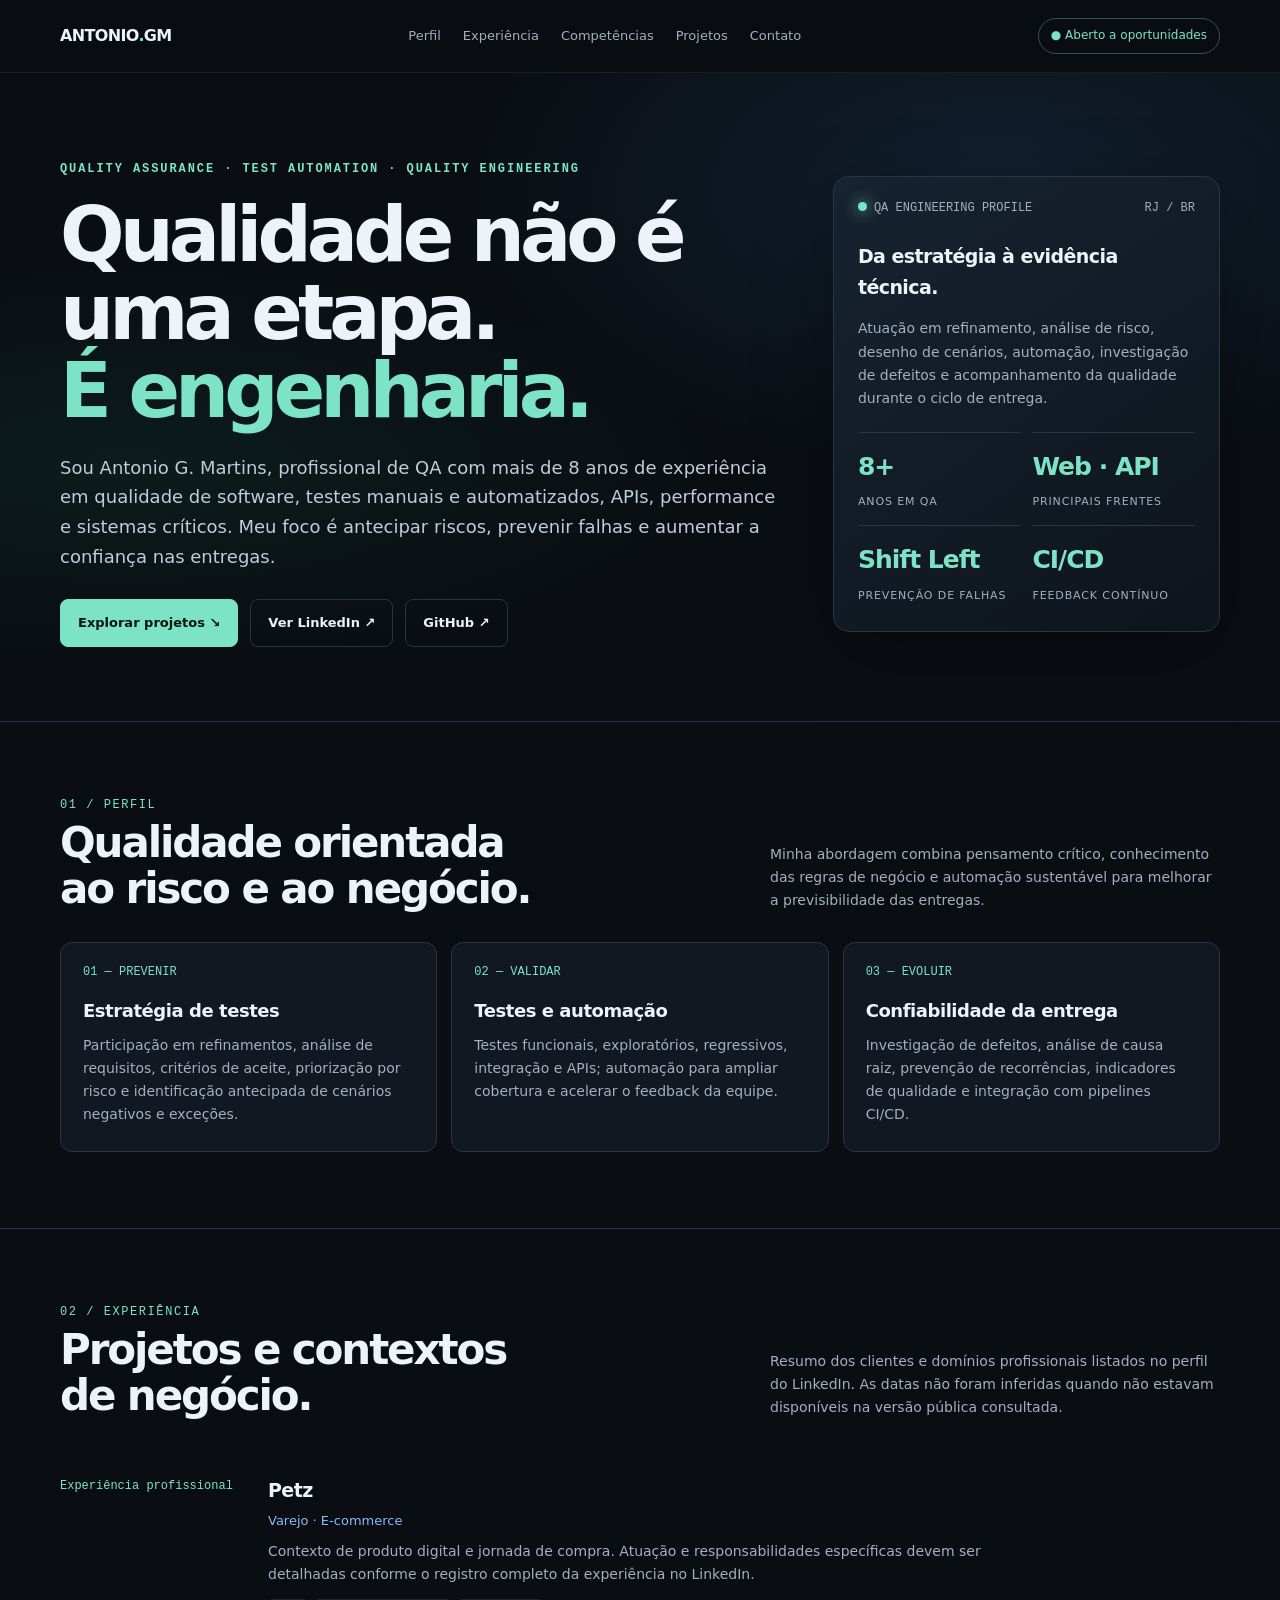
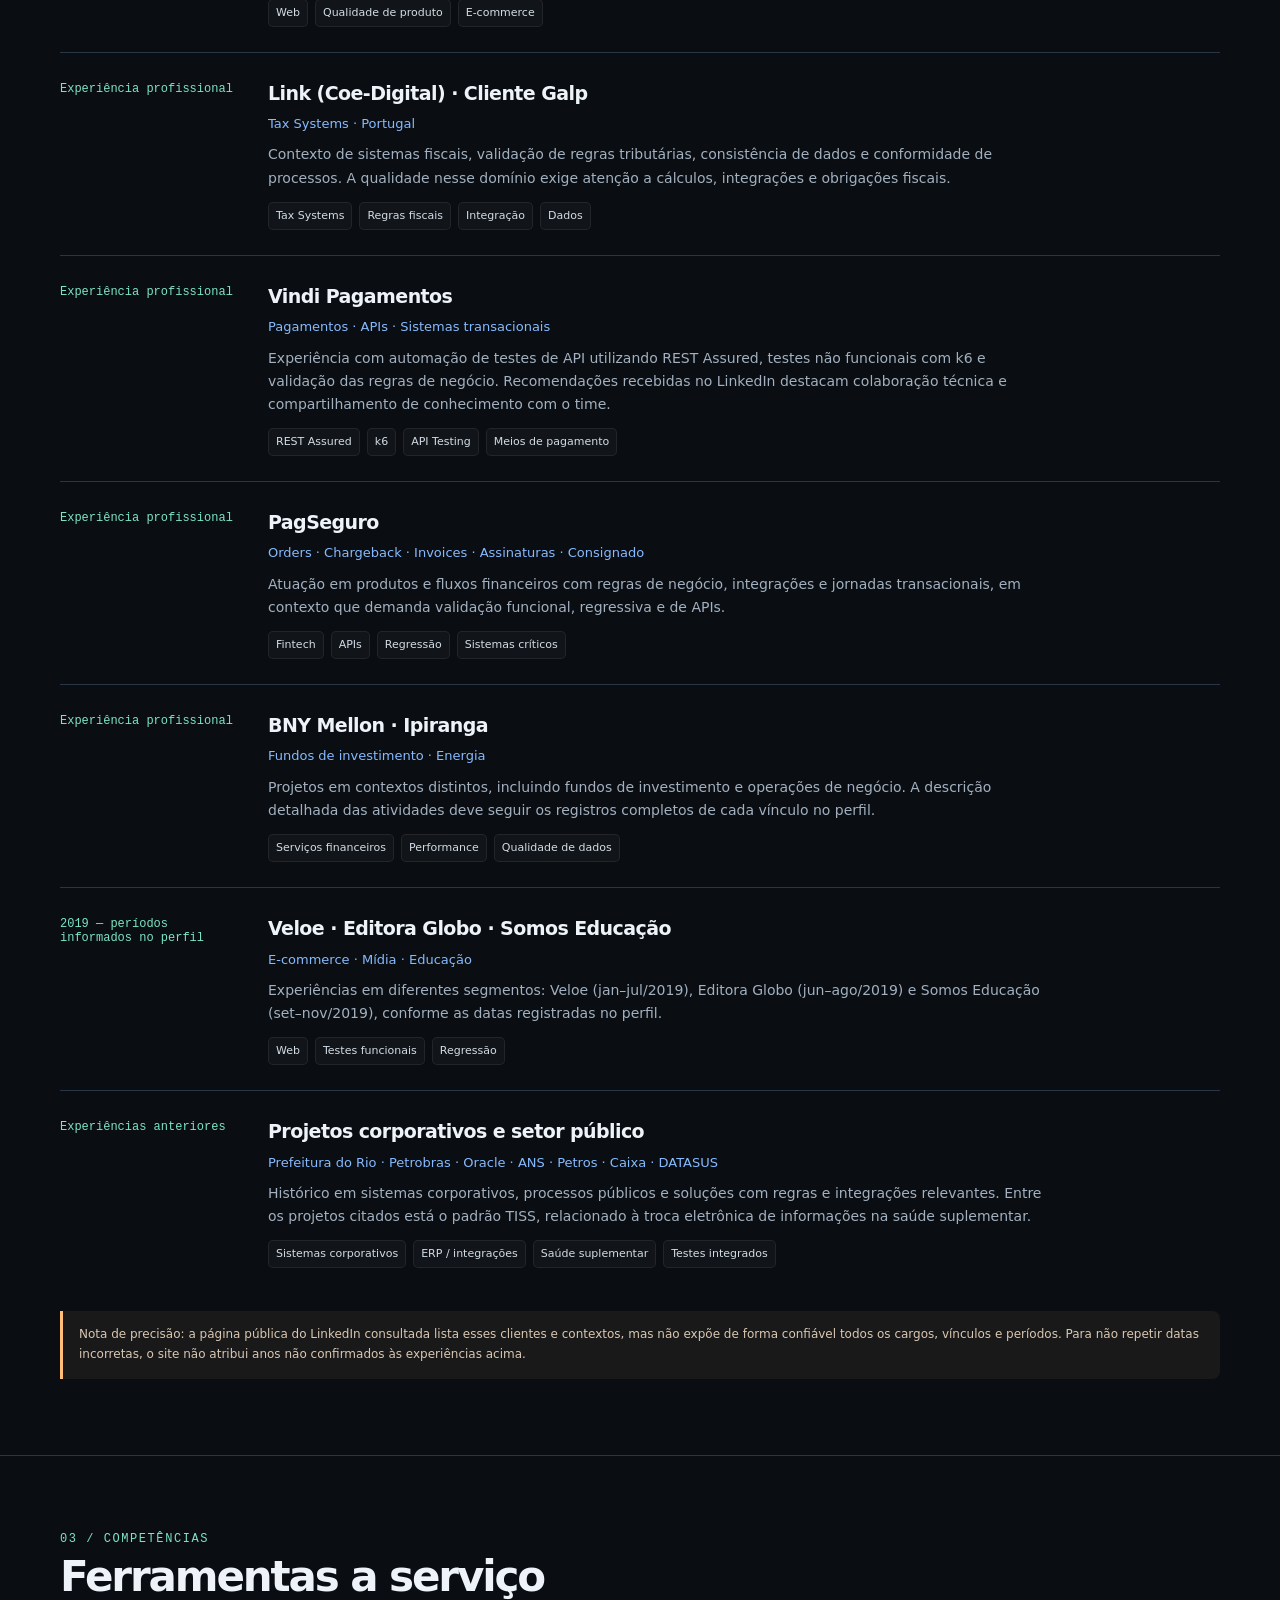
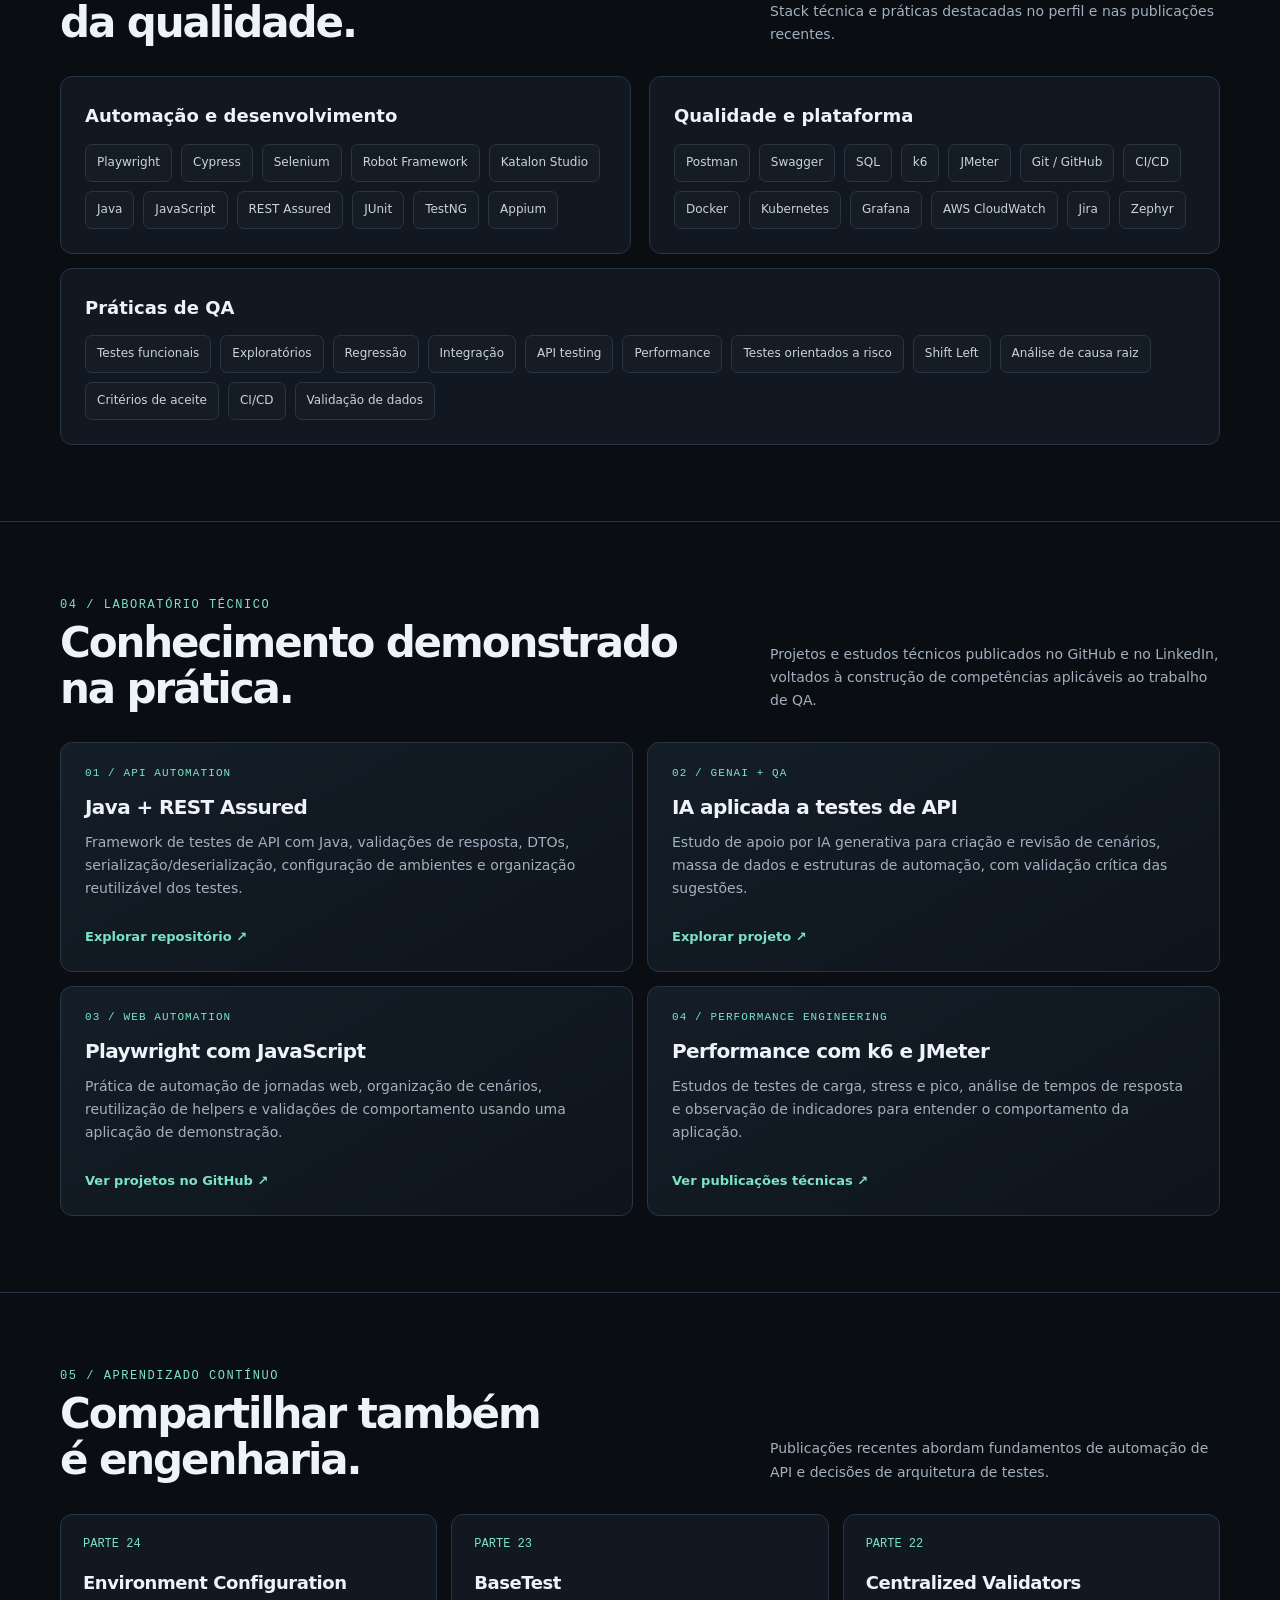
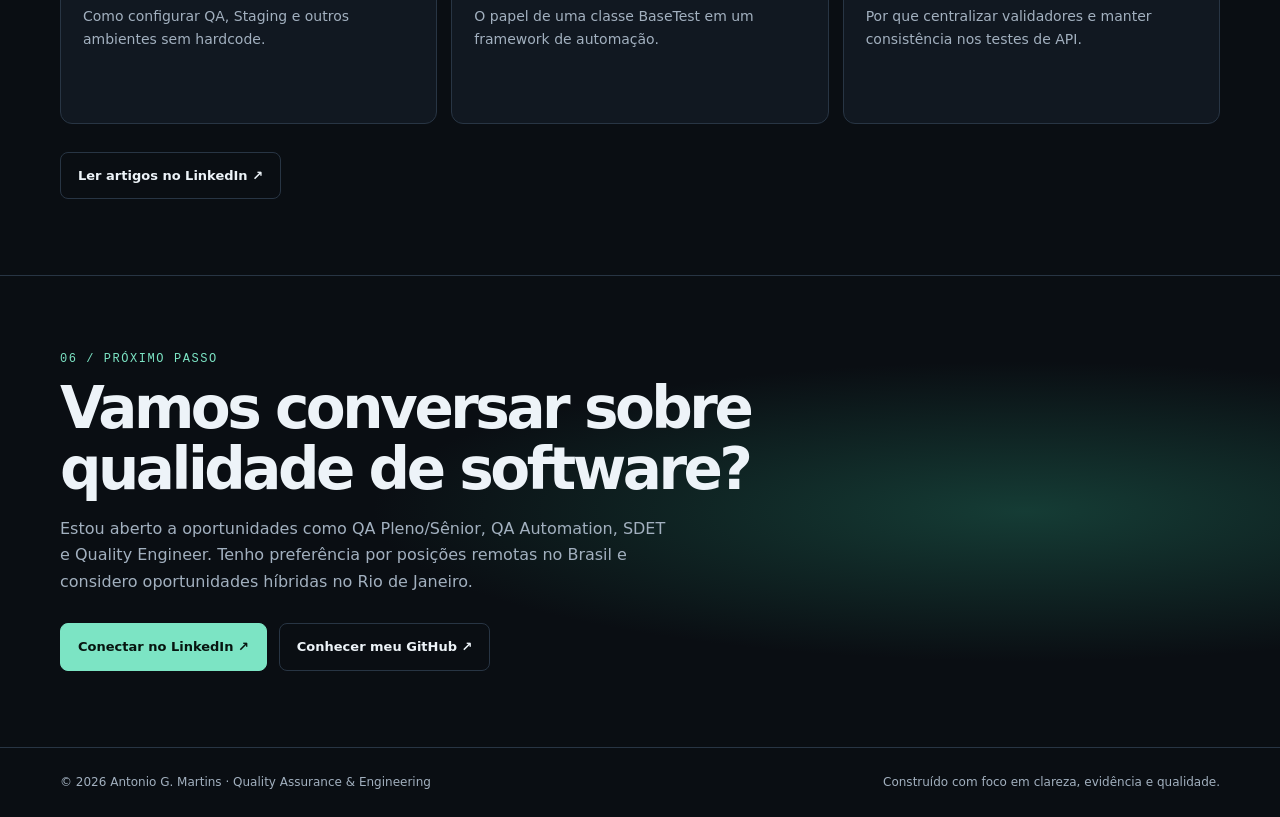
<file: index.html>
<!DOCTYPE html>
<html lang="pt-BR">
<head>
<meta charset="utf-8">
<meta name="viewport" content="width=device-width,initial-scale=1">
<meta name="description" content="Antonio G. Martins — Quality Assurance, QA Automation e Quality Engineering. Experiência em testes web, APIs, sistemas financeiros e automação.">
<title>Antonio G. Martins | Quality Engineering</title>
<style>
:root{--bg:#0a0e13;--panel:#111821;--panel2:#151f2b;--line:#283544;--text:#edf3f8;--muted:#a2b0bf;--mint:#7ce4c4;--blue:#86baff;--orange:#ffbd78;--max:1160px}
*{box-sizing:border-box}html{scroll-behavior:smooth}body{margin:0;background:var(--bg);color:var(--text);font:16px/1.65 Inter,ui-sans-serif,system-ui,-apple-system,"Segoe UI",sans-serif}
a{color:inherit;text-decoration:none}a:hover{color:var(--mint)}.wrap{width:min(var(--max),calc(100% - 40px));margin:auto}
header{position:sticky;top:0;z-index:10;background:rgba(10,14,19,.88);backdrop-filter:blur(14px);border-bottom:1px solid #ffffff12}
.nav{height:72px;display:flex;align-items:center;justify-content:space-between;gap:24px}.brand{font-weight:800;letter-spacing:-.04em}.brand span{color:var(--mint)}nav{display:flex;gap:22px;font-size:13px;color:var(--muted)}.availability{font-size:12px;color:var(--mint);border:1px solid #7ce4c455;border-radius:99px;padding:7px 12px;white-space:nowrap}
.hero{padding:88px 0 74px;border-bottom:1px solid var(--line);background:radial-gradient(ellipse at 78% 18%,#18324b80,transparent 38%),radial-gradient(ellipse at 10% 60%,#10372d55,transparent 36%)}
.eyebrow{color:var(--mint);font:700 12px/1.4 ui-monospace,SFMono-Regular,monospace;text-transform:uppercase;letter-spacing:.16em}.hero-grid{display:grid;grid-template-columns:1.3fr .7fr;gap:54px;align-items:center}.hero h1{font-size:clamp(42px,6.2vw,76px);line-height:1.03;letter-spacing:-.065em;margin:18px 0 22px;max-width:800px}.hero h1 em{font-style:normal;color:var(--mint)}.lead{max-width:720px;font-size:18px;color:#c1ccd7}.actions{display:flex;flex-wrap:wrap;gap:12px;margin-top:28px}.btn{display:inline-flex;align-items:center;gap:9px;padding:12px 17px;border-radius:8px;border:1px solid var(--line);font-weight:700;font-size:13px}.btn.primary{background:var(--mint);color:#071510;border-color:var(--mint)}.btn:hover{transform:translateY(-1px)}.hero-card{border:1px solid var(--line);background:linear-gradient(145deg,#162330,#0e141c);padding:24px;border-radius:16px;box-shadow:0 24px 80px #0005}.card-top{display:flex;justify-content:space-between;color:var(--muted);font:12px ui-monospace,monospace}.signal{width:9px;height:9px;background:var(--mint);border-radius:50%;display:inline-block;margin-right:7px;box-shadow:0 0 15px #7ce4c4}.hero-card h3{font-size:19px;letter-spacing:-.03em;margin:26px 0 8px}.hero-card p{color:var(--muted);font-size:14px}.statline{display:grid;grid-template-columns:1fr 1fr;gap:12px;margin-top:22px}.stat{border-top:1px solid var(--line);padding-top:13px}.stat strong{display:block;color:var(--mint);font-size:25px;letter-spacing:-.04em}.stat span{font-size:11px;color:var(--muted);text-transform:uppercase;letter-spacing:.08em}
section{padding:76px 0;border-bottom:1px solid var(--line)}.section-head{display:flex;align-items:end;justify-content:space-between;gap:30px;margin-bottom:30px}.kicker{font:12px ui-monospace,monospace;color:var(--mint);text-transform:uppercase;letter-spacing:.13em}.section-head h2{font-size:clamp(28px,4vw,42px);letter-spacing:-.05em;line-height:1.1;margin:8px 0 0}.section-head p{color:var(--muted);max-width:450px;margin:0;font-size:14px}
.pill-row{display:flex;flex-wrap:wrap;gap:9px}.pill{border:1px solid var(--line);border-radius:7px;padding:8px 11px;background:#ffffff04;color:#c8d4df;font-size:12px}
.grid3{display:grid;grid-template-columns:repeat(3,1fr);gap:14px}.tile{border:1px solid var(--line);border-radius:12px;background:var(--panel);padding:22px;min-height:210px}.tile .num{font:12px ui-monospace,monospace;color:var(--mint)}.tile h3{margin:17px 0 8px;font-size:18px;letter-spacing:-.025em}.tile p{margin:0;color:var(--muted);font-size:14px}
.timeline{display:grid;gap:0}.job{display:grid;grid-template-columns:180px 1fr;gap:28px;padding:25px 0;border-top:1px solid var(--line)}.job:first-child{border-top:0}.period{font:12px ui-monospace,monospace;color:var(--mint);padding-top:4px}.job h3{margin:0;font-size:19px;letter-spacing:-.03em}.job .context{color:var(--blue);font-size:13px;margin:4px 0 9px}.job p{margin:0;color:var(--muted);font-size:14px;max-width:780px}.tagline{display:flex;flex-wrap:wrap;gap:7px;margin-top:12px}.tagline span{font-size:11px;color:#d2dce5;background:#ffffff08;border:1px solid #ffffff12;padding:4px 7px;border-radius:5px}
.project-grid{display:grid;grid-template-columns:repeat(2,1fr);gap:14px}.project{border:1px solid var(--line);background:linear-gradient(150deg,#141e29,#0e141b);padding:24px;border-radius:12px;display:flex;flex-direction:column;min-height:230px}.project h3{margin:12px 0 7px;font-size:20px;letter-spacing:-.03em}.project p{margin:0;color:var(--muted);font-size:14px}.project .project-type{font:11px ui-monospace,monospace;color:var(--mint);text-transform:uppercase;letter-spacing:.1em}.project a{margin-top:auto;padding-top:20px;font-size:13px;font-weight:700;color:var(--mint)}
.two-col{display:grid;grid-template-columns:1fr 1fr;gap:18px}.info-panel{border:1px solid var(--line);background:var(--panel);padding:24px;border-radius:12px}.info-panel h3{margin:0 0 13px;font-size:18px}.info-panel p{margin:0;color:var(--muted);font-size:14px}.info-panel ul{padding-left:18px;color:var(--muted);font-size:14px;margin-bottom:0}.contact{background:radial-gradient(ellipse at 80% 50%,#153c35,transparent 45%)}.contact h2{font-size:clamp(34px,5vw,58px);letter-spacing:-.06em;line-height:1.05;max-width:720px;margin:12px 0}.contact p{color:var(--muted);max-width:620px}
footer{padding:25px 0;color:var(--muted);font-size:12px}.foot{display:flex;justify-content:space-between;gap:20px;flex-wrap:wrap}
.note{border-left:3px solid var(--orange);background:#ffbd7810;padding:14px 16px;border-radius:0 8px 8px 0;color:#d9c7b2;font-size:12px;margin-top:18px}
@media(max-width:800px){.hero-grid{grid-template-columns:1fr}.hero{padding:64px 0}.hero-card{max-width:520px}.grid3{grid-template-columns:1fr}.project-grid,.two-col{grid-template-columns:1fr}.section-head{display:block}.section-head p{margin-top:12px}.job{grid-template-columns:1fr;gap:8px}.period{padding:0}nav{display:none}}
@media(max-width:440px){.wrap{width:min(var(--max),calc(100% - 28px))}.availability{font-size:10px}.hero h1{font-size:43px}.lead{font-size:16px}section{padding:56px 0}}
</style>
</head>
<body>
<header><div class="wrap nav"><a class="brand" href="#inicio">ANTONIO<span>.</span>GM</a><nav><a href="#perfil">Perfil</a><a href="#experiencia">Experiência</a><a href="#competencias">Competências</a><a href="#projetos">Projetos</a><a href="#contato">Contato</a></nav><a class="availability" href="https://www.linkedin.com/in/antoniogmartins/">● Aberto a oportunidades</a></div></header>
<main>
<section class="hero" id="inicio"><div class="wrap hero-grid"><div><div class="eyebrow">Quality Assurance · Test Automation · Quality Engineering</div><h1>Qualidade não é uma etapa.<br><em>É engenharia.</em></h1><p class="lead">Sou Antonio G. Martins, profissional de QA com mais de 8 anos de experiência em qualidade de software, testes manuais e automatizados, APIs, performance e sistemas críticos. Meu foco é antecipar riscos, prevenir falhas e aumentar a confiança nas entregas.</p><div class="actions"><a class="btn primary" href="#projetos">Explorar projetos ↘</a><a class="btn" href="https://www.linkedin.com/in/antoniogmartins/" target="_blank" rel="noreferrer">Ver LinkedIn ↗</a><a class="btn" href="https://github.com/antoniogmartins" target="_blank" rel="noreferrer">GitHub ↗</a></div></div><aside class="hero-card"><div class="card-top"><span><i class="signal"></i>QA ENGINEERING PROFILE</span><span>RJ / BR</span></div><h3>Da estratégia à evidência técnica.</h3><p>Atuação em refinamento, análise de risco, desenho de cenários, automação, investigação de defeitos e acompanhamento da qualidade durante o ciclo de entrega.</p><div class="statline"><div class="stat"><strong>8+</strong><span>Anos em QA</span></div><div class="stat"><strong>Web · API</strong><span>Principais frentes</span></div><div class="stat"><strong>Shift Left</strong><span>Prevenção de falhas</span></div><div class="stat"><strong>CI/CD</strong><span>Feedback contínuo</span></div></div></aside></div></section>
<section id="perfil"><div class="wrap"><div class="section-head"><div><div class="kicker">01 / Perfil</div><h2>Qualidade orientada<br>ao risco e ao negócio.</h2></div><p>Minha abordagem combina pensamento crítico, conhecimento das regras de negócio e automação sustentável para melhorar a previsibilidade das entregas.</p></div><div class="grid3"><article class="tile"><div class="num">01 — PREVENIR</div><h3>Estratégia de testes</h3><p>Participação em refinamentos, análise de requisitos, critérios de aceite, priorização por risco e identificação antecipada de cenários negativos e exceções.</p></article><article class="tile"><div class="num">02 — VALIDAR</div><h3>Testes e automação</h3><p>Testes funcionais, exploratórios, regressivos, integração e APIs; automação para ampliar cobertura e acelerar o feedback da equipe.</p></article><article class="tile"><div class="num">03 — EVOLUIR</div><h3>Confiabilidade da entrega</h3><p>Investigação de defeitos, análise de causa raiz, prevenção de recorrências, indicadores de qualidade e integração com pipelines CI/CD.</p></article></div></div></section>
<section id="experiencia"><div class="wrap"><div class="section-head"><div><div class="kicker">02 / Experiência</div><h2>Projetos e contextos<br>de negócio.</h2></div><p>Resumo dos clientes e domínios profissionais listados no perfil do LinkedIn. As datas não foram inferidas quando não estavam disponíveis na versão pública consultada.</p></div><div class="timeline">
<div class="job"><div class="period">Experiência profissional</div><div><h3>Petz</h3><div class="context">Varejo · E-commerce</div><p>Contexto de produto digital e jornada de compra. Atuação e responsabilidades específicas devem ser detalhadas conforme o registro completo da experiência no LinkedIn.</p><div class="tagline"><span>Web</span><span>Qualidade de produto</span><span>E-commerce</span></div></div></div>
<div class="job"><div class="period">Experiência profissional</div><div><h3>Link (Coe-Digital) · Cliente Galp</h3><div class="context">Tax Systems · Portugal</div><p>Contexto de sistemas fiscais, validação de regras tributárias, consistência de dados e conformidade de processos. A qualidade nesse domínio exige atenção a cálculos, integrações e obrigações fiscais.</p><div class="tagline"><span>Tax Systems</span><span>Regras fiscais</span><span>Integração</span><span>Dados</span></div></div></div>
<div class="job"><div class="period">Experiência profissional</div><div><h3>Vindi Pagamentos</h3><div class="context">Pagamentos · APIs · Sistemas transacionais</div><p>Experiência com automação de testes de API utilizando REST Assured, testes não funcionais com k6 e validação das regras de negócio. Recomendações recebidas no LinkedIn destacam colaboração técnica e compartilhamento de conhecimento com o time.</p><div class="tagline"><span>REST Assured</span><span>k6</span><span>API Testing</span><span>Meios de pagamento</span></div></div></div>
<div class="job"><div class="period">Experiência profissional</div><div><h3>PagSeguro</h3><div class="context">Orders · Chargeback · Invoices · Assinaturas · Consignado</div><p>Atuação em produtos e fluxos financeiros com regras de negócio, integrações e jornadas transacionais, em contexto que demanda validação funcional, regressiva e de APIs.</p><div class="tagline"><span>Fintech</span><span>APIs</span><span>Regressão</span><span>Sistemas críticos</span></div></div></div>
<div class="job"><div class="period">Experiência profissional</div><div><h3>BNY Mellon · Ipiranga</h3><div class="context">Fundos de investimento · Energia</div><p>Projetos em contextos distintos, incluindo fundos de investimento e operações de negócio. A descrição detalhada das atividades deve seguir os registros completos de cada vínculo no perfil.</p><div class="tagline"><span>Serviços financeiros</span><span>Performance</span><span>Qualidade de dados</span></div></div></div>
<div class="job"><div class="period">2019 — períodos informados no perfil</div><div><h3>Veloe · Editora Globo · Somos Educação</h3><div class="context">E-commerce · Mídia · Educação</div><p>Experiências em diferentes segmentos: Veloe (jan–jul/2019), Editora Globo (jun–ago/2019) e Somos Educação (set–nov/2019), conforme as datas registradas no perfil.</p><div class="tagline"><span>Web</span><span>Testes funcionais</span><span>Regressão</span></div></div></div>
<div class="job"><div class="period">Experiências anteriores</div><div><h3>Projetos corporativos e setor público</h3><div class="context">Prefeitura do Rio · Petrobras · Oracle · ANS · Petros · Caixa · DATASUS</div><p>Histórico em sistemas corporativos, processos públicos e soluções com regras e integrações relevantes. Entre os projetos citados está o padrão TISS, relacionado à troca eletrônica de informações na saúde suplementar.</p><div class="tagline"><span>Sistemas corporativos</span><span>ERP / integrações</span><span>Saúde suplementar</span><span>Testes integrados</span></div></div></div>
</div><div class="note">Nota de precisão: a página pública do LinkedIn consultada lista esses clientes e contextos, mas não expõe de forma confiável todos os cargos, vínculos e períodos. Para não repetir datas incorretas, o site não atribui anos não confirmados às experiências acima.</div></div></section>
<section id="competencias"><div class="wrap"><div class="section-head"><div><div class="kicker">03 / Competências</div><h2>Ferramentas a serviço<br>da qualidade.</h2></div><p>Stack técnica e práticas destacadas no perfil e nas publicações recentes.</p></div><div class="two-col"><div class="info-panel"><h3>Automação e desenvolvimento</h3><div class="pill-row"><span class="pill">Playwright</span><span class="pill">Cypress</span><span class="pill">Selenium</span><span class="pill">Robot Framework</span><span class="pill">Katalon Studio</span><span class="pill">Java</span><span class="pill">JavaScript</span><span class="pill">REST Assured</span><span class="pill">JUnit</span><span class="pill">TestNG</span><span class="pill">Appium</span></div></div><div class="info-panel"><h3>Qualidade e plataforma</h3><div class="pill-row"><span class="pill">Postman</span><span class="pill">Swagger</span><span class="pill">SQL</span><span class="pill">k6</span><span class="pill">JMeter</span><span class="pill">Git / GitHub</span><span class="pill">CI/CD</span><span class="pill">Docker</span><span class="pill">Kubernetes</span><span class="pill">Grafana</span><span class="pill">AWS CloudWatch</span><span class="pill">Jira</span><span class="pill">Zephyr</span></div></div></div><div style="height:14px"></div><div class="info-panel"><h3>Práticas de QA</h3><div class="pill-row"><span class="pill">Testes funcionais</span><span class="pill">Exploratórios</span><span class="pill">Regressão</span><span class="pill">Integração</span><span class="pill">API testing</span><span class="pill">Performance</span><span class="pill">Testes orientados a risco</span><span class="pill">Shift Left</span><span class="pill">Análise de causa raiz</span><span class="pill">Critérios de aceite</span><span class="pill">CI/CD</span><span class="pill">Validação de dados</span></div></div></div></section>
<section id="projetos"><div class="wrap"><div class="section-head"><div><div class="kicker">04 / Laboratório técnico</div><h2>Conhecimento demonstrado<br>na prática.</h2></div><p>Projetos e estudos técnicos publicados no GitHub e no LinkedIn, voltados à construção de competências aplicáveis ao trabalho de QA.</p></div><div class="project-grid">
<article class="project"><div class="project-type">01 / API automation</div><h3>Java + REST Assured</h3><p>Framework de testes de API com Java, validações de resposta, DTOs, serialização/deserialização, configuração de ambientes e organização reutilizável dos testes.</p><a href="https://github.com/antoniogmartins/Services" target="_blank" rel="noreferrer">Explorar repositório ↗</a></article>
<article class="project"><div class="project-type">02 / GenAI + QA</div><h3>IA aplicada a testes de API</h3><p>Estudo de apoio por IA generativa para criação e revisão de cenários, massa de dados e estruturas de automação, com validação crítica das sugestões.</p><a href="https://github.com/antoniogmartins/Services/tree/main/IA" target="_blank" rel="noreferrer">Explorar projeto ↗</a></article>
<article class="project"><div class="project-type">03 / Web automation</div><h3>Playwright com JavaScript</h3><p>Prática de automação de jornadas web, organização de cenários, reutilização de helpers e validações de comportamento usando uma aplicação de demonstração.</p><a href="https://github.com/antoniogmartins" target="_blank" rel="noreferrer">Ver projetos no GitHub ↗</a></article>
<article class="project"><div class="project-type">04 / Performance engineering</div><h3>Performance com k6 e JMeter</h3><p>Estudos de testes de carga, stress e pico, análise de tempos de resposta e observação de indicadores para entender o comportamento da aplicação.</p><a href="https://www.linkedin.com/in/antoniogmartins/" target="_blank" rel="noreferrer">Ver publicações técnicas ↗</a></article>
</div></div></section>
<section><div class="wrap"><div class="section-head"><div><div class="kicker">05 / Aprendizado contínuo</div><h2>Compartilhar também<br>é engenharia.</h2></div><p>Publicações recentes abordam fundamentos de automação de API e decisões de arquitetura de testes.</p></div><div class="grid3"><article class="tile"><div class="num">PARTE 24</div><h3>Environment Configuration</h3><p>Como configurar QA, Staging e outros ambientes sem hardcode.</p></article><article class="tile"><div class="num">PARTE 23</div><h3>BaseTest</h3><p>O papel de uma classe BaseTest em um framework de automação.</p></article><article class="tile"><div class="num">PARTE 22</div><h3>Centralized Validators</h3><p>Por que centralizar validadores e manter consistência nos testes de API.</p></article></div><div class="actions"><a class="btn" href="https://www.linkedin.com/in/antoniogmartins/" target="_blank" rel="noreferrer">Ler artigos no LinkedIn ↗</a></div></div></section>
<section class="contact" id="contato"><div class="wrap"><div class="kicker">06 / Próximo passo</div><h2>Vamos conversar sobre qualidade de software?</h2><p>Estou aberto a oportunidades como QA Pleno/Sênior, QA Automation, SDET e Quality Engineer. Tenho preferência por posições remotas no Brasil e considero oportunidades híbridas no Rio de Janeiro.</p><div class="actions"><a class="btn primary" href="https://www.linkedin.com/in/antoniogmartins/" target="_blank" rel="noreferrer">Conectar no LinkedIn ↗</a><a class="btn" href="https://github.com/antoniogmartins" target="_blank" rel="noreferrer">Conhecer meu GitHub ↗</a></div></div></section>
</main>
<footer><div class="wrap foot"><span>© <span id="year">2026</span> Antonio G. Martins · Quality Assurance & Engineering</span><span>Construído com foco em clareza, evidência e qualidade.</span></div></footer>
</body></html>
</file>
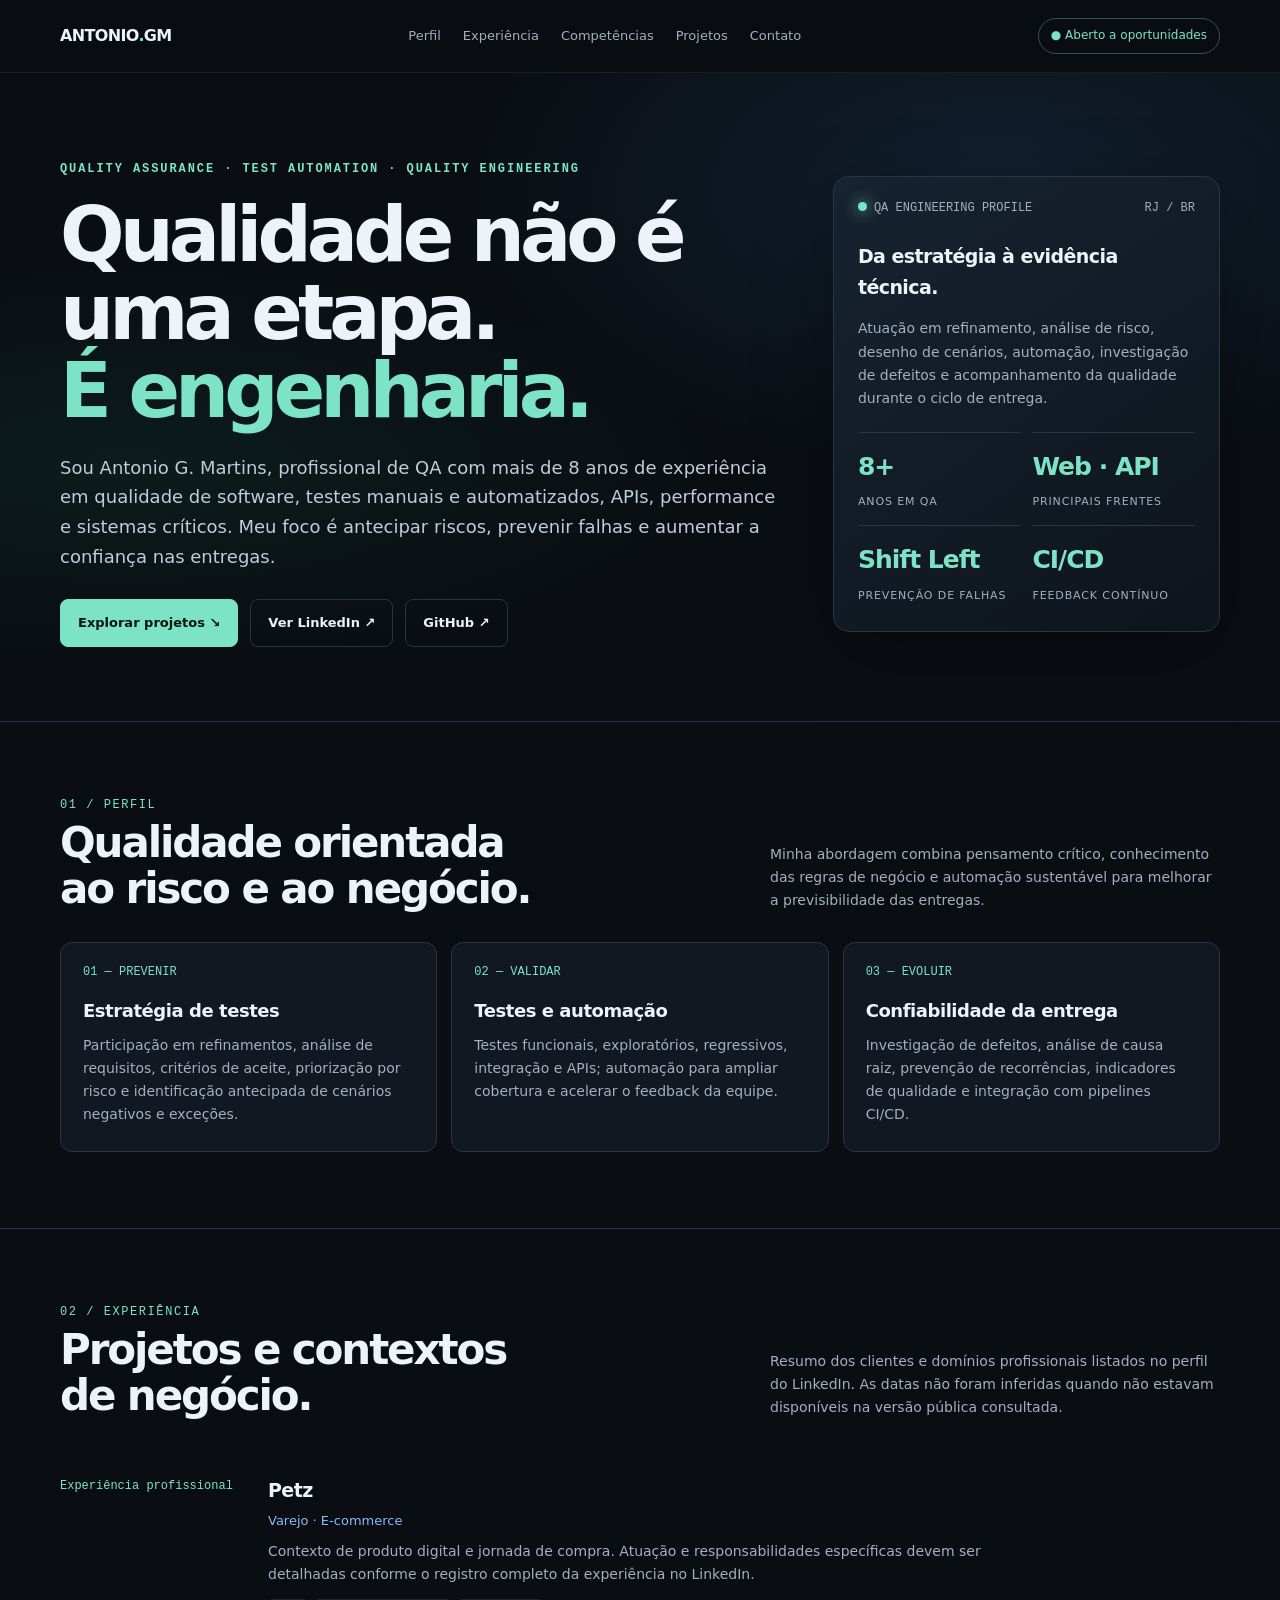
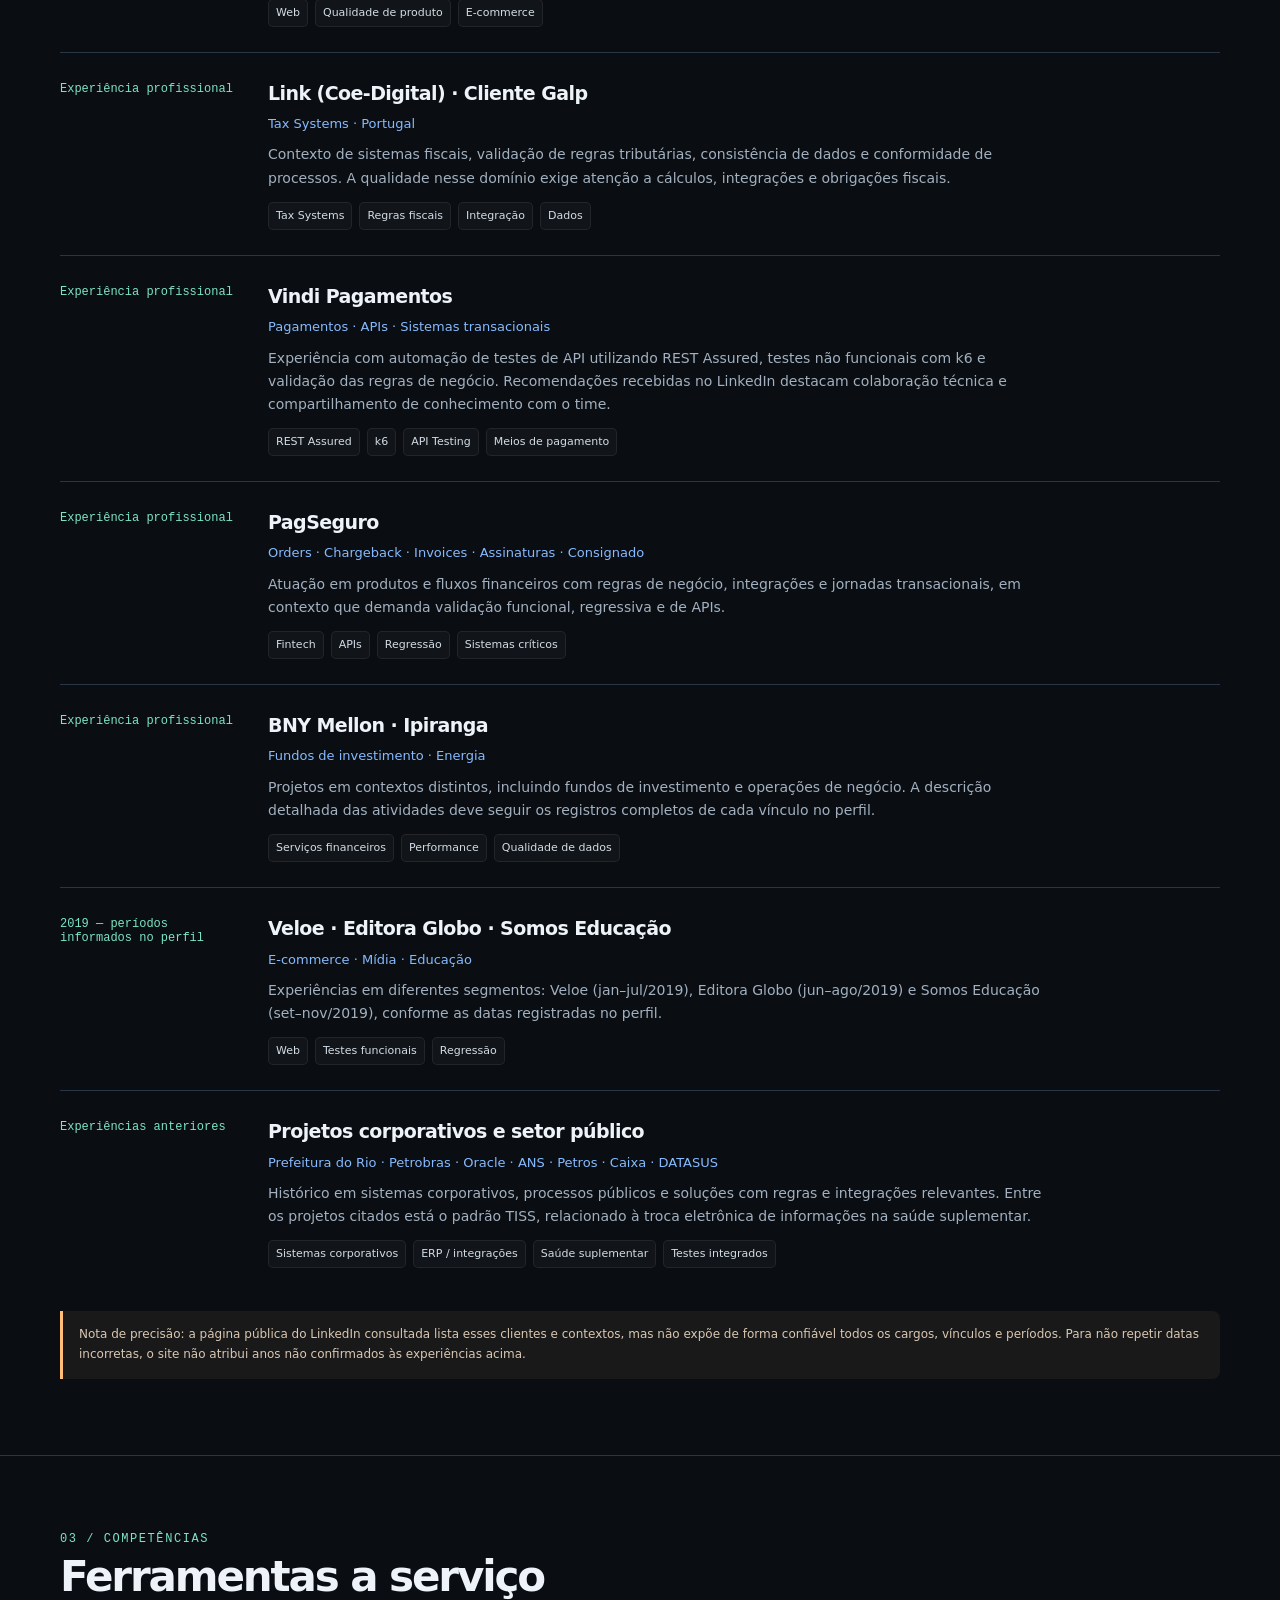
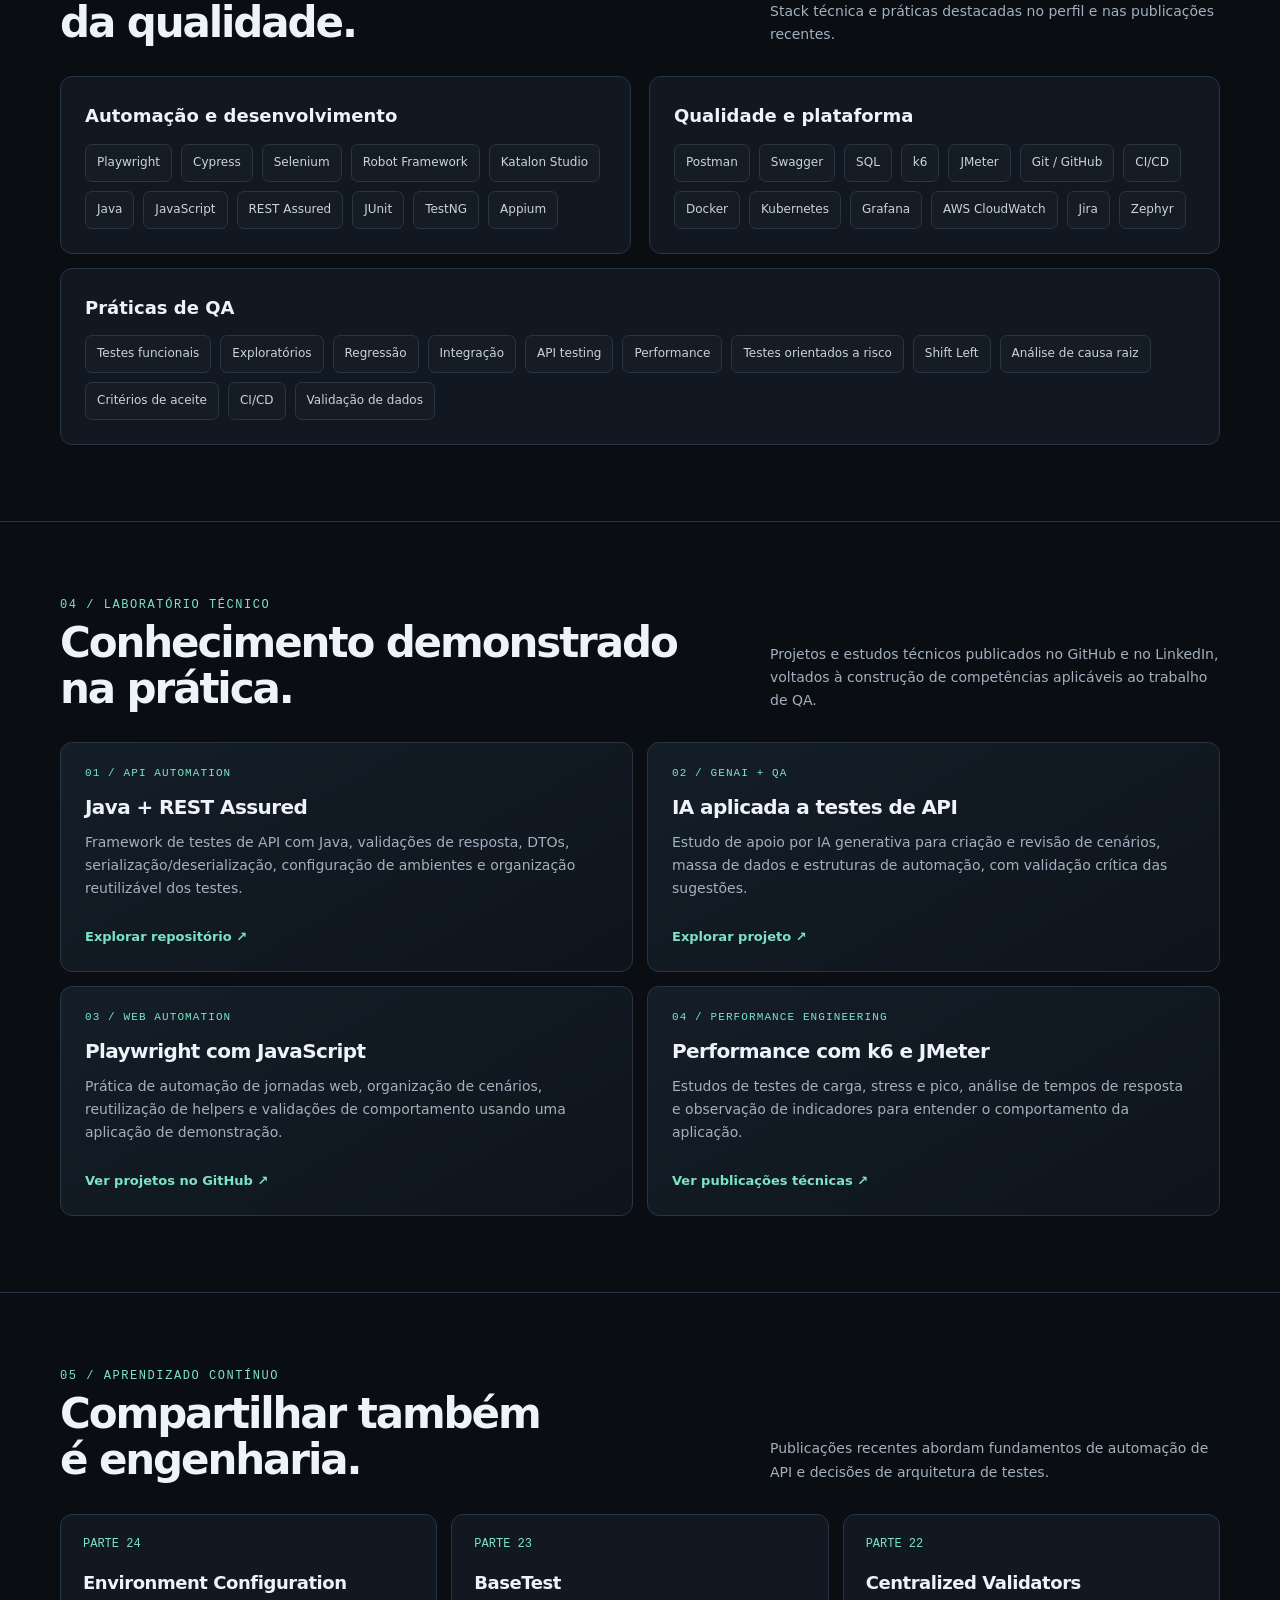
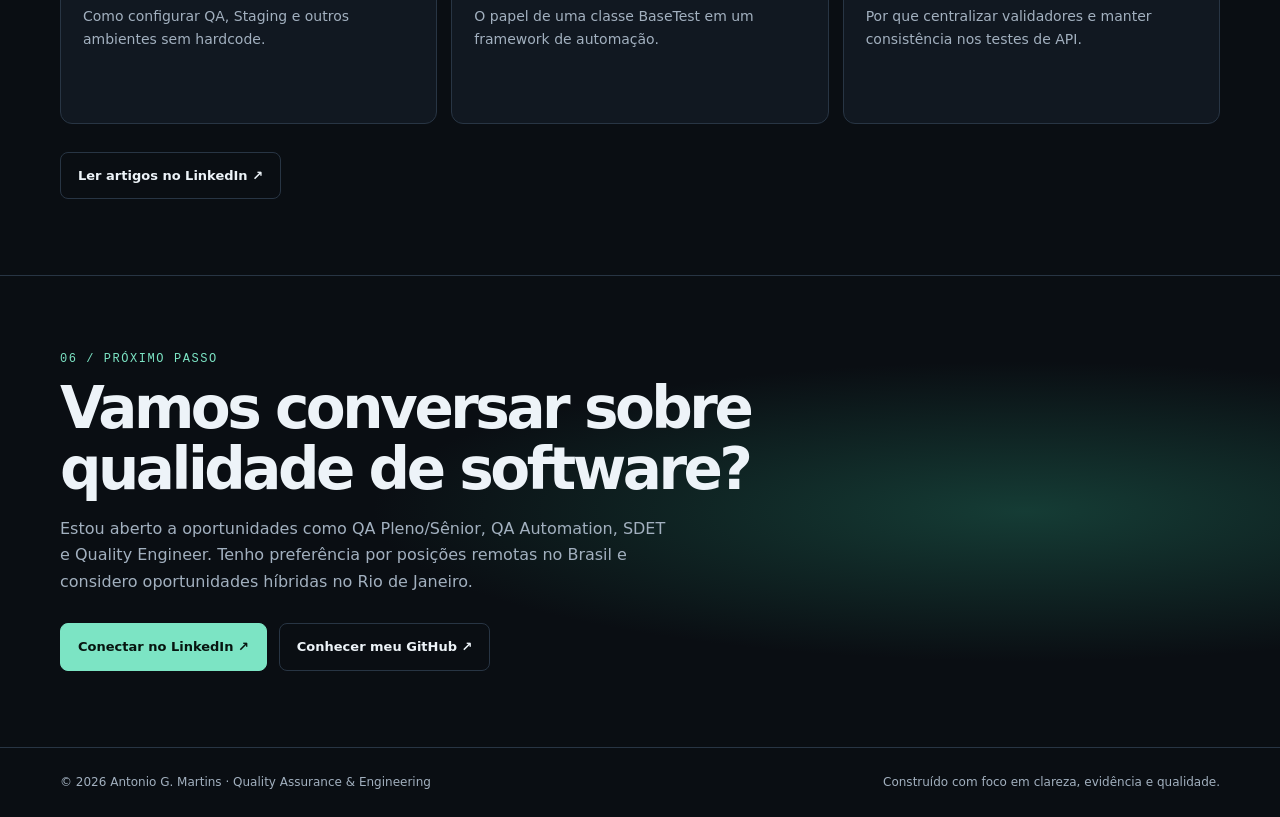
<file: index3.html>
<!doctype html>
<html lang="pt-BR">
<head>
<meta charset="utf-8">
<meta name="viewport" content="width=device-width,initial-scale=1">
<meta name="description" content="Antonio G. Martins — Quality Assurance, QA Automation e Quality Engineering. Experiência em testes web, APIs, sistemas financeiros e automação.">
<title>Antonio G. Martins | Quality Engineering</title>
<style>
:root{--bg:#0a0e13;--panel:#111821;--panel2:#151f2b;--line:#283544;--text:#edf3f8;--muted:#a2b0bf;--mint:#7ce4c4;--blue:#86baff;--orange:#ffbd78;--max:1160px}
*{box-sizing:border-box}html{scroll-behavior:smooth}body{margin:0;background:var(--bg);color:var(--text);font:16px/1.65 Inter,ui-sans-serif,system-ui,-apple-system,"Segoe UI",sans-serif}
a{color:inherit;text-decoration:none}a:hover{color:var(--mint)}.wrap{width:min(var(--max),calc(100% - 40px));margin:auto}
header{position:sticky;top:0;z-index:10;background:rgba(10,14,19,.88);backdrop-filter:blur(14px);border-bottom:1px solid #ffffff12}
.nav{height:72px;display:flex;align-items:center;justify-content:space-between;gap:24px}.brand{font-weight:800;letter-spacing:-.04em}.brand span{color:var(--mint)}nav{display:flex;gap:22px;font-size:13px;color:var(--muted)}.availability{font-size:12px;color:var(--mint);border:1px solid #7ce4c455;border-radius:99px;padding:7px 12px;white-space:nowrap}
.hero{padding:88px 0 74px;border-bottom:1px solid var(--line);background:radial-gradient(ellipse at 78% 18%,#18324b80,transparent 38%),radial-gradient(ellipse at 10% 60%,#10372d55,transparent 36%)}
.eyebrow{color:var(--mint);font:700 12px/1.4 ui-monospace,SFMono-Regular,monospace;text-transform:uppercase;letter-spacing:.16em}.hero-grid{display:grid;grid-template-columns:1.3fr .7fr;gap:54px;align-items:center}.hero h1{font-size:clamp(42px,6.2vw,76px);line-height:1.03;letter-spacing:-.065em;margin:18px 0 22px;max-width:800px}.hero h1 em{font-style:normal;color:var(--mint)}.lead{max-width:720px;font-size:18px;color:#c1ccd7}.actions{display:flex;flex-wrap:wrap;gap:12px;margin-top:28px}.btn{display:inline-flex;align-items:center;gap:9px;padding:12px 17px;border-radius:8px;border:1px solid var(--line);font-weight:700;font-size:13px}.btn.primary{background:var(--mint);color:#071510;border-color:var(--mint)}.btn:hover{transform:translateY(-1px)}.hero-card{border:1px solid var(--line);background:linear-gradient(145deg,#162330,#0e141c);padding:24px;border-radius:16px;box-shadow:0 24px 80px #0005}.card-top{display:flex;justify-content:space-between;color:var(--muted);font:12px ui-monospace,monospace}.signal{width:9px;height:9px;background:var(--mint);border-radius:50%;display:inline-block;margin-right:7px;box-shadow:0 0 15px #7ce4c4}.hero-card h3{font-size:19px;letter-spacing:-.03em;margin:26px 0 8px}.hero-card p{color:var(--muted);font-size:14px}.statline{display:grid;grid-template-columns:1fr 1fr;gap:12px;margin-top:22px}.stat{border-top:1px solid var(--line);padding-top:13px}.stat strong{display:block;color:var(--mint);font-size:25px;letter-spacing:-.04em}.stat span{font-size:11px;color:var(--muted);text-transform:uppercase;letter-spacing:.08em}
section{padding:76px 0;border-bottom:1px solid var(--line)}.section-head{display:flex;align-items:end;justify-content:space-between;gap:30px;margin-bottom:30px}.kicker{font:12px ui-monospace,monospace;color:var(--mint);text-transform:uppercase;letter-spacing:.13em}.section-head h2{font-size:clamp(28px,4vw,42px);letter-spacing:-.05em;line-height:1.1;margin:8px 0 0}.section-head p{color:var(--muted);max-width:450px;margin:0;font-size:14px}
.pill-row{display:flex;flex-wrap:wrap;gap:9px}.pill{border:1px solid var(--line);border-radius:7px;padding:8px 11px;background:#ffffff04;color:#c8d4df;font-size:12px}
.grid3{display:grid;grid-template-columns:repeat(3,1fr);gap:14px}.tile{border:1px solid var(--line);border-radius:12px;background:var(--panel);padding:22px;min-height:210px}.tile .num{font:12px ui-monospace,monospace;color:var(--mint)}.tile h3{margin:17px 0 8px;font-size:18px;letter-spacing:-.025em}.tile p{margin:0;color:var(--muted);font-size:14px}
.timeline{display:grid;gap:0}.job{display:grid;grid-template-columns:180px 1fr;gap:28px;padding:25px 0;border-top:1px solid var(--line)}.job:first-child{border-top:0}.period{font:12px ui-monospace,monospace;color:var(--mint);padding-top:4px}.job h3{margin:0;font-size:19px;letter-spacing:-.03em}.job .context{color:var(--blue);font-size:13px;margin:4px 0 9px}.job p{margin:0;color:var(--muted);font-size:14px;max-width:780px}.tagline{display:flex;flex-wrap:wrap;gap:7px;margin-top:12px}.tagline span{font-size:11px;color:#d2dce5;background:#ffffff08;border:1px solid #ffffff12;padding:4px 7px;border-radius:5px}
.project-grid{display:grid;grid-template-columns:repeat(2,1fr);gap:14px}.project{border:1px solid var(--line);background:linear-gradient(150deg,#141e29,#0e141b);padding:24px;border-radius:12px;display:flex;flex-direction:column;min-height:230px}.project h3{margin:12px 0 7px;font-size:20px;letter-spacing:-.03em}.project p{margin:0;color:var(--muted);font-size:14px}.project .project-type{font:11px ui-monospace,monospace;color:var(--mint);text-transform:uppercase;letter-spacing:.1em}.project a{margin-top:auto;padding-top:20px;font-size:13px;font-weight:700;color:var(--mint)}
.two-col{display:grid;grid-template-columns:1fr 1fr;gap:18px}.info-panel{border:1px solid var(--line);background:var(--panel);padding:24px;border-radius:12px}.info-panel h3{margin:0 0 13px;font-size:18px}.info-panel p{margin:0;color:var(--muted);font-size:14px}.info-panel ul{padding-left:18px;color:var(--muted);font-size:14px;margin-bottom:0}.contact{background:radial-gradient(ellipse at 80% 50%,#153c35,transparent 45%)}.contact h2{font-size:clamp(34px,5vw,58px);letter-spacing:-.06em;line-height:1.05;max-width:720px;margin:12px 0}.contact p{color:var(--muted);max-width:620px}
footer{padding:25px 0;color:var(--muted);font-size:12px}.foot{display:flex;justify-content:space-between;gap:20px;flex-wrap:wrap}
.note{border-left:3px solid var(--orange);background:#ffbd7810;padding:14px 16px;border-radius:0 8px 8px 0;color:#d9c7b2;font-size:12px;margin-top:18px}
@media(max-width:800px){.hero-grid{grid-template-columns:1fr}.hero{padding:64px 0}.hero-card{max-width:520px}.grid3{grid-template-columns:1fr}.project-grid,.two-col{grid-template-columns:1fr}.section-head{display:block}.section-head p{margin-top:12px}.job{grid-template-columns:1fr;gap:8px}.period{padding:0}nav{display:none}}
@media(max-width:440px){.wrap{width:min(var(--max),calc(100% - 28px))}.availability{font-size:10px}.hero h1{font-size:43px}.lead{font-size:16px}section{padding:56px 0}}
</style>
</head>
<body>
<header><div class="wrap nav"><a class="brand" href="#inicio">ANTONIO<span>.</span>GM</a><nav><a href="#perfil">Perfil</a><a href="#experiencia">Experiência</a><a href="#competencias">Competências</a><a href="#projetos">Projetos</a><a href="#contato">Contato</a></nav><a class="availability" href="https://www.linkedin.com/in/antoniogmartins/">● Aberto a oportunidades</a></div></header>
<main>
<section class="hero" id="inicio"><div class="wrap hero-grid"><div><div class="eyebrow">Quality Assurance · Test Automation · Quality Engineering</div><h1>Qualidade não é uma etapa.<br><em>É engenharia.</em></h1><p class="lead">Sou Antonio G. Martins, profissional de QA com mais de 8 anos de experiência em qualidade de software, testes manuais e automatizados, APIs, performance e sistemas críticos. Meu foco é antecipar riscos, prevenir falhas e aumentar a confiança nas entregas.</p><div class="actions"><a class="btn primary" href="#projetos">Explorar projetos ↘</a><a class="btn" href="https://www.linkedin.com/in/antoniogmartins/" target="_blank" rel="noreferrer">Ver LinkedIn ↗</a><a class="btn" href="https://github.com/antoniogmartins" target="_blank" rel="noreferrer">GitHub ↗</a></div></div><aside class="hero-card"><div class="card-top"><span><i class="signal"></i>QA ENGINEERING PROFILE</span><span>RJ / BR</span></div><h3>Da estratégia à evidência técnica.</h3><p>Atuação em refinamento, análise de risco, desenho de cenários, automação, investigação de defeitos e acompanhamento da qualidade durante o ciclo de entrega.</p><div class="statline"><div class="stat"><strong>8+</strong><span>Anos em QA</span></div><div class="stat"><strong>Web · API</strong><span>Principais frentes</span></div><div class="stat"><strong>Shift Left</strong><span>Prevenção de falhas</span></div><div class="stat"><strong>CI/CD</strong><span>Feedback contínuo</span></div></div></aside></div></section>
<section id="perfil"><div class="wrap"><div class="section-head"><div><div class="kicker">01 / Perfil</div><h2>Qualidade orientada<br>ao risco e ao negócio.</h2></div><p>Minha abordagem combina pensamento crítico, conhecimento das regras de negócio e automação sustentável para melhorar a previsibilidade das entregas.</p></div><div class="grid3"><article class="tile"><div class="num">01 — PREVENIR</div><h3>Estratégia de testes</h3><p>Participação em refinamentos, análise de requisitos, critérios de aceite, priorização por risco e identificação antecipada de cenários negativos e exceções.</p></article><article class="tile"><div class="num">02 — VALIDAR</div><h3>Testes e automação</h3><p>Testes funcionais, exploratórios, regressivos, integração e APIs; automação para ampliar cobertura e acelerar o feedback da equipe.</p></article><article class="tile"><div class="num">03 — EVOLUIR</div><h3>Confiabilidade da entrega</h3><p>Investigação de defeitos, análise de causa raiz, prevenção de recorrências, indicadores de qualidade e integração com pipelines CI/CD.</p></article></div></div></section>
<section id="experiencia"><div class="wrap"><div class="section-head"><div><div class="kicker">02 / Experiência</div><h2>Projetos e contextos<br>de negócio.</h2></div><p>Resumo dos clientes e domínios profissionais listados no perfil do LinkedIn. As datas não foram inferidas quando não estavam disponíveis na versão pública consultada.</p></div><div class="timeline">
<div class="job"><div class="period">Experiência profissional</div><div><h3>Petz</h3><div class="context">Varejo · E-commerce</div><p>Contexto de produto digital e jornada de compra. Atuação e responsabilidades específicas devem ser detalhadas conforme o registro completo da experiência no LinkedIn.</p><div class="tagline"><span>Web</span><span>Qualidade de produto</span><span>E-commerce</span></div></div></div>
<div class="job"><div class="period">Experiência profissional</div><div><h3>Link (Coe-Digital) · Cliente Galp</h3><div class="context">Tax Systems · Portugal</div><p>Contexto de sistemas fiscais, validação de regras tributárias, consistência de dados e conformidade de processos. A qualidade nesse domínio exige atenção a cálculos, integrações e obrigações fiscais.</p><div class="tagline"><span>Tax Systems</span><span>Regras fiscais</span><span>Integração</span><span>Dados</span></div></div></div>
<div class="job"><div class="period">Experiência profissional</div><div><h3>Vindi Pagamentos</h3><div class="context">Pagamentos · APIs · Sistemas transacionais</div><p>Experiência com automação de testes de API utilizando REST Assured, testes não funcionais com k6 e validação das regras de negócio. Recomendações recebidas no LinkedIn destacam colaboração técnica e compartilhamento de conhecimento com o time.</p><div class="tagline"><span>REST Assured</span><span>k6</span><span>API Testing</span><span>Meios de pagamento</span></div></div></div>
<div class="job"><div class="period">Experiência profissional</div><div><h3>PagSeguro</h3><div class="context">Orders · Chargeback · Invoices · Assinaturas · Consignado</div><p>Atuação em produtos e fluxos financeiros com regras de negócio, integrações e jornadas transacionais, em contexto que demanda validação funcional, regressiva e de APIs.</p><div class="tagline"><span>Fintech</span><span>APIs</span><span>Regressão</span><span>Sistemas críticos</span></div></div></div>
<div class="job"><div class="period">Experiência profissional</div><div><h3>BNY Mellon · Ipiranga</h3><div class="context">Fundos de investimento · Energia</div><p>Projetos em contextos distintos, incluindo fundos de investimento e operações de negócio. A descrição detalhada das atividades deve seguir os registros completos de cada vínculo no perfil.</p><div class="tagline"><span>Serviços financeiros</span><span>Performance</span><span>Qualidade de dados</span></div></div></div>
<div class="job"><div class="period">2019 — períodos informados no perfil</div><div><h3>Veloe · Editora Globo · Somos Educação</h3><div class="context">E-commerce · Mídia · Educação</div><p>Experiências em diferentes segmentos: Veloe (jan–jul/2019), Editora Globo (jun–ago/2019) e Somos Educação (set–nov/2019), conforme as datas registradas no perfil.</p><div class="tagline"><span>Web</span><span>Testes funcionais</span><span>Regressão</span></div></div></div>
<div class="job"><div class="period">Experiências anteriores</div><div><h3>Projetos corporativos e setor público</h3><div class="context">Prefeitura do Rio · Petrobras · Oracle · ANS · Petros · Caixa · DATASUS</div><p>Histórico em sistemas corporativos, processos públicos e soluções com regras e integrações relevantes. Entre os projetos citados está o padrão TISS, relacionado à troca eletrônica de informações na saúde suplementar.</p><div class="tagline"><span>Sistemas corporativos</span><span>ERP / integrações</span><span>Saúde suplementar</span><span>Testes integrados</span></div></div></div>
</div><div class="note">Nota de precisão: a página pública do LinkedIn consultada lista esses clientes e contextos, mas não expõe de forma confiável todos os cargos, vínculos e períodos. Para não repetir datas incorretas, o site não atribui anos não confirmados às experiências acima.</div></div></section>
<section id="competencias"><div class="wrap"><div class="section-head"><div><div class="kicker">03 / Competências</div><h2>Ferramentas a serviço<br>da qualidade.</h2></div><p>Stack técnica e práticas destacadas no perfil e nas publicações recentes.</p></div><div class="two-col"><div class="info-panel"><h3>Automação e desenvolvimento</h3><div class="pill-row"><span class="pill">Playwright</span><span class="pill">Cypress</span><span class="pill">Selenium</span><span class="pill">Robot Framework</span><span class="pill">Katalon Studio</span><span class="pill">Java</span><span class="pill">JavaScript</span><span class="pill">REST Assured</span><span class="pill">JUnit</span><span class="pill">TestNG</span><span class="pill">Appium</span></div></div><div class="info-panel"><h3>Qualidade e plataforma</h3><div class="pill-row"><span class="pill">Postman</span><span class="pill">Swagger</span><span class="pill">SQL</span><span class="pill">k6</span><span class="pill">JMeter</span><span class="pill">Git / GitHub</span><span class="pill">CI/CD</span><span class="pill">Docker</span><span class="pill">Kubernetes</span><span class="pill">Grafana</span><span class="pill">AWS CloudWatch</span><span class="pill">Jira</span><span class="pill">Zephyr</span></div></div></div><div style="height:14px"></div><div class="info-panel"><h3>Práticas de QA</h3><div class="pill-row"><span class="pill">Testes funcionais</span><span class="pill">Exploratórios</span><span class="pill">Regressão</span><span class="pill">Integração</span><span class="pill">API testing</span><span class="pill">Performance</span><span class="pill">Testes orientados a risco</span><span class="pill">Shift Left</span><span class="pill">Análise de causa raiz</span><span class="pill">Critérios de aceite</span><span class="pill">CI/CD</span><span class="pill">Validação de dados</span></div></div></div></section>
<section id="projetos"><div class="wrap"><div class="section-head"><div><div class="kicker">04 / Laboratório técnico</div><h2>Conhecimento demonstrado<br>na prática.</h2></div><p>Projetos e estudos técnicos publicados no GitHub e no LinkedIn, voltados à construção de competências aplicáveis ao trabalho de QA.</p></div><div class="project-grid">
<article class="project"><div class="project-type">01 / API automation</div><h3>Java + REST Assured</h3><p>Framework de testes de API com Java, validações de resposta, DTOs, serialização/deserialização, configuração de ambientes e organização reutilizável dos testes.</p><a href="https://github.com/antoniogmartins/Services" target="_blank" rel="noreferrer">Explorar repositório ↗</a></article>
<article class="project"><div class="project-type">02 / GenAI + QA</div><h3>IA aplicada a testes de API</h3><p>Estudo de apoio por IA generativa para criação e revisão de cenários, massa de dados e estruturas de automação, com validação crítica das sugestões.</p><a href="https://github.com/antoniogmartins/Services/tree/main/IA" target="_blank" rel="noreferrer">Explorar projeto ↗</a></article>
<article class="project"><div class="project-type">03 / Web automation</div><h3>Playwright com JavaScript</h3><p>Prática de automação de jornadas web, organização de cenários, reutilização de helpers e validações de comportamento usando uma aplicação de demonstração.</p><a href="https://github.com/antoniogmartins" target="_blank" rel="noreferrer">Ver projetos no GitHub ↗</a></article>
<article class="project"><div class="project-type">04 / Performance engineering</div><h3>Performance com k6 e JMeter</h3><p>Estudos de testes de carga, stress e pico, análise de tempos de resposta e observação de indicadores para entender o comportamento da aplicação.</p><a href="https://www.linkedin.com/in/antoniogmartins/" target="_blank" rel="noreferrer">Ver publicações técnicas ↗</a></article>
</div></div></section>
<section><div class="wrap"><div class="section-head"><div><div class="kicker">05 / Aprendizado contínuo</div><h2>Compartilhar também<br>é engenharia.</h2></div><p>Publicações recentes abordam fundamentos de automação de API e decisões de arquitetura de testes.</p></div><div class="grid3"><article class="tile"><div class="num">PARTE 24</div><h3>Environment Configuration</h3><p>Como configurar QA, Staging e outros ambientes sem hardcode.</p></article><article class="tile"><div class="num">PARTE 23</div><h3>BaseTest</h3><p>O papel de uma classe BaseTest em um framework de automação.</p></article><article class="tile"><div class="num">PARTE 22</div><h3>Centralized Validators</h3><p>Por que centralizar validadores e manter consistência nos testes de API.</p></article></div><div class="actions"><a class="btn" href="https://www.linkedin.com/in/antoniogmartins/" target="_blank" rel="noreferrer">Ler artigos no LinkedIn ↗</a></div></div></section>
<section class="contact" id="contato"><div class="wrap"><div class="kicker">06 / Próximo passo</div><h2>Vamos conversar sobre qualidade de software?</h2><p>Estou aberto a oportunidades como QA Pleno/Sênior, QA Automation, SDET e Quality Engineer. Tenho preferência por posições remotas no Brasil e considero oportunidades híbridas no Rio de Janeiro.</p><div class="actions"><a class="btn primary" href="https://www.linkedin.com/in/antoniogmartins/" target="_blank" rel="noreferrer">Conectar no LinkedIn ↗</a><a class="btn" href="https://github.com/antoniogmartins" target="_blank" rel="noreferrer">Conhecer meu GitHub ↗</a></div></div></section>
</main>
<footer><div class="wrap foot"><span>© <span id="year">2026</span> Antonio G. Martins · Quality Assurance & Engineering</span><span>Construído com foco em clareza, evidência e qualidade.</span></div></footer>
</body></html>
</file>
